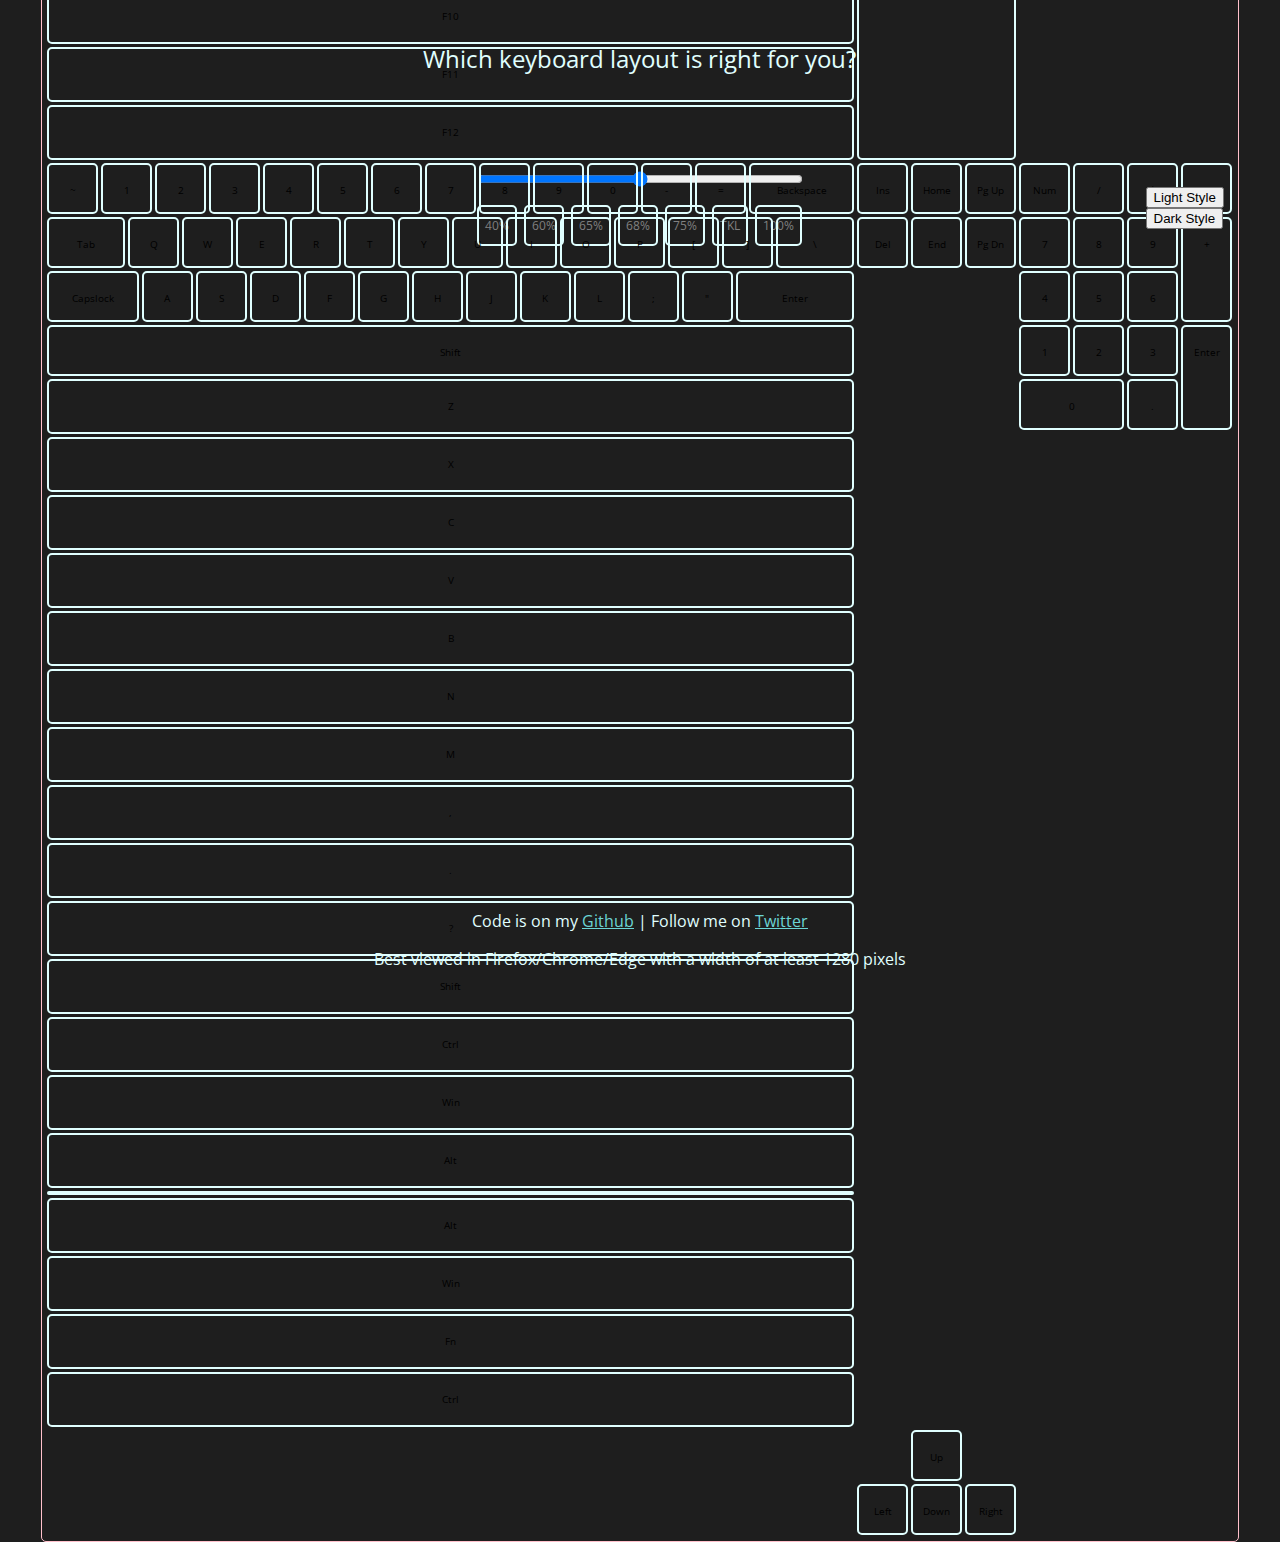
<file: index.html>
<html>
    <head>
        <meta content="text/html;charset=utf-8" http-equiv="Content-Type">
        <link rel="stylesheet" href="css.css">
        <link rel="stylesheet" href="keys.css">
        <link rel="stylesheet" href="areas.css">
        <link rel="stylesheet" href="sitelayout.css">
        <link rel="stylesheet" href="alphaareas.css">
        <link rel="stylesheet" href="navarea.css">
        <link rel="stylesheet" href="slider.css">
        <link rel="preconnect" href="https://fonts.gstatic.com">
        <link href="https://fonts.googleapis.com/css2?family=Open+Sans&display=swap" rel="stylesheet"> 
    </head>
    <body>
        <div class="page">
            <div class="siteTitle infoPanel">
                Which keyboard layout is right for you?
            </div>
        <div class="siteSlider">
                <input type="range" min="1" max="7" class="selector" id="rangeSelector"><br/>
                <div class="sliderLabels">

                </div>
                <button id="layout40" class="sliderButton">40%</button>
                <button id="layout60" class="sliderButton">60%</button>
                <button id="layout65" class="sliderButton">65%</button>
                <button id="layout68" class="sliderButton">68%</button>
                <button id="layout75" class="sliderButton">75%</button>
                <button id="layoutTKL" class="sliderButton">TKL</button>
                <button id="layout100" class="sliderButton">100%</button>
        </div>
        <div class="siteKeyboard">
            <div class="keyboard">
                <div class="functionKeyArea area">
                    <div class="key keyModifier">Esc</div><div class=""></div>
                    <div class="key keyModifier">F1</div><div class="key keyModifier">F2</div><div class="key keyModifier">F3</div><div class="key keyModifier">F4</div>
                    <div></div>
                    <div class="key keyModifier">F5</div><div class="key keyModifier">F6</div><div class="key keyModifier">F7</div><div class="key keyModifier">F8</div>
                    <div></div>
                    <div class="key keyModifier">F9</div><div class="key keyModifier">F10</div><div class="key keyModifier">F11</div><div class="key keyModifier">F12</div>
                </div>
                <div class="functionNavArea area"><div class="key keyModifier">Print</div><div class="key keyModifier" id="keyScrollLock">Scr</div><div class="key keyModifier">Pause</div></div>
                <div class="mediaArea area"></div>
                <div class="mainArea area">
                    <div class="mainNumberRow area">
                        <div class="key keyModifier">~</div><div class="key keyAlpha">1</div><div class="key keyAlpha">2</div><div class="key keyAlpha">3</div><div class="key keyAlpha">4</div><div class="key keyAlpha">5</div><div class="key keyAlpha">6</div><div class="key keyAlpha">7</div><div class="key keyAlpha">8</div><div class="key keyAlpha">9</div><div class="key keyAlpha">0</div><div class="key keyAlpha">-</div><div class="key keyAlpha">=</div><div class="key backSpace keyModifier">Backspace</div>
                    </div>
                    <div class="mainUpperAlphas area">
                        <div class="key keyModifier">Tab</div><div class="key keyAlpha">Q</div><div class="key keyAlpha">W</div><div class="key keyAlpha">E</div><div class="key keyAlpha">R</div><div class="key keyAlpha">T</div><div class="key keyAlpha">Y</div><div class="key keyAlpha">U</div><div class="key keyAlpha">I</div><div class="key keyAlpha">O</div><div class="key keyAlpha">P</div><div class="key keyAlpha">[</div><div class="key keyAlpha">]</div><div class="key keyModifier">\</div>
                    </div>
                    <div class="mainMidAlphas area">
                        <div class="key keyModifier">Capslock</div><div class="key keyAlpha">A</div><div class="key keyAlpha">S</div><div class="key keyAlpha">D</div><div class="key keyAlpha">F</div><div class="key keyAlpha">G</div><div class="key keyAlpha">H</div><div class="key keyAlpha">J</div><div class="key keyAlpha">K</div><div class="key keyAlpha">L</div><div class="key keyAlpha">;</div><div class="key keyAlpha">"</div><div class="key keyModifier">Enter</div>
                    </div>
                    <div class="mainLowerAlphas area">
                    <div class="key keyModifier">Shift</div><div class="key keyAlpha">Z</div><div class="key keyAlpha">X</div><div class="key keyAlpha">C</div><div class="key keyAlpha">V</div><div class="key keyAlpha">B</div><div class="key keyAlpha">N</div><div class="key keyAlpha">M</div><div class="key keyAlpha">,</div><div class="key keyAlpha">.</div><div class="key keyAlpha">?</div><div class="key keyModifier">Shift</div>
                    </div>
                    <div class="mainBottomRow area">
                    <div class="key keyModifier">Ctrl</div><div class="key keyModifier">Win</div><div class="key keyModifier">Alt</div>
                    <div class="key keyAlpha"> </div>
           
                        <div class="key keyModifier keyRAlt keyBottomRowManualLayout">Alt</div><div class="key keyModifier keyRWin keyBottomRowManualLayout" id="keyRightWin">Win</div><div class="key keyModifier keyRFn keyBottomRowManualLayout" id="keyRightFn">Fn</div><div class="key keyModifier keyRCtrl keyBottomRowManualLayout" id="keyRightCtrl">Ctrl</div>
                   
                    </div>
                </div>
                <div class="upperNavArea area">
                    <div class="upperNavContainer">
                        <div class="key keyModifier keyInsert upperNavKey" id="keyInsert">Ins</div><div class="key keyModifier keyHome upperNavKey" id="keyHome">Home</div><div class="key keyModifier keyPageUp upperNavKey" id="keyPageUp">Pg Up</div>
                        <div class="key keyModifier keyDelete upperNavKey" id="keyDelete">Del</div><div class="key keyModifier keyEnd upperNavKey" id="keyEnd">End</div><div class="key keyModifier keyPageDown upperNavKey" id="keyPageDown">Pg Dn</div>
                    </div>
                </div>
                <div class="lowerNavArea area">
                    <div class="key arrowKeysUp keyModifier">Up</div>
                    <div class="key arrowKeysLeft keyModifier">Left</div><div class="key arrowKeysDown keyModifier">Down</div><div class="key arrowKeysRight keyModifier">Right</div>         
                </div>
                <div class="tenKeyArea area">
                    <div class="key keyModifier">Num</div><div class="key keyModifier">/</div><div class="key keyModifier">*</div>
                    <div class="key keyModifier">-</div>
                    <div class="key keyAlpha">7</div><div class="key keyAlpha">8</div><div class="key keyAlpha">9</div>
                    <div class="key keyAlpha">4</div><div class="key keyAlpha">5</div><div class="key keyAlpha">6</div>
                    <div class="key keyAlpha">1</div><div class="key keyAlpha">2</div><div class="key keyAlpha">3</div>
                    <div class="key gridTenKeyZero keyAlpha">0</div><div class="key keyModifier">.</div>
                    <div class="key gridTenKeyPlus keyModifier">+</div>
                    <div class="key gridTenKeyEnter keyModifier">Enter</div>
                </div>
            </div>
        </div>
        <div class="siteMoreInfo">
            <div class="hiddenElement infoPanel" id="moreInfo100">100%</div>
            <div class="hiddenElement infoPanel" id="moreInfoTKL">Tenkeyless (TKL)</div>
            <div class="hiddenElement infoPanel" id="moreInfo75">75%</div>
            <div id="moreInfo68" class="hiddenElement"><p class="infoPanel">68%</p>
                <p class="infoSubPanel">Some information about 68% (68-key?) layout here</p>
                <p class="infoSubPanel">Try the <a href="https://www.newegg.com/p/32N-00DU-00022">Magicforce 68</a>, the <a href="https://mechanicalkeyboards.com/shop/index.php?l=product_list&c=325">VA68M</a>, or the <a href="https://mechanicalkeyboards.com/shop/index.php?l=product_list&c=487">MIYA</a>.</p>
            </div>
            <div id="moreInfo65" class="hiddenElement"><p class="infoPanel">65%</p>
                <p class="infoSubPanel">Some information about 65% layout here</p>
                <p class="infoSubPanel">Try </p>
            </div>
            <div id="moreInfo60" class="hiddenElement"><p class="infoPanel">60%</p>
                <p class="infoSubPanel">Some information about 60% layout here</p>
                <p class="infoSubPanel">Try </p>
            </div>
            <div id="moreInfo40" class="hiddenElement"><p class="infoPanel">40%</p>
                <p class="infoSubPanel">Some information about 40% layout here</p>
                <p class="infoSubPanel">Try </p>
            </div>

        </div>
        <div class="siteConfig">
            <button id="swapLight">Light Style</button>
            <button id="swapDark">Dark Style</button>
        </div>
        <div class="siteFooter">
            <p class="footerText">Code is on my <a class="footerLink" href="https://github.com/CamSchnur/keyboard-layouts/">Github</a> | Follow me on <a class="footerLink" href="https://twitter.com/camschnur">Twitter</a></p>
            <p class="footerText">Best viewed in Firefox/Chrome/Edge with a width of at least 1280 pixels</p>
        </div>
    </div>
    <script src="https://ajax.googleapis.com/ajax/libs/jquery/3.1.0/jquery.min.js"></script>
    <script src="layouts.js"></script>
    <script src="javascript.js"></script>
    </body>
</html>
</file>
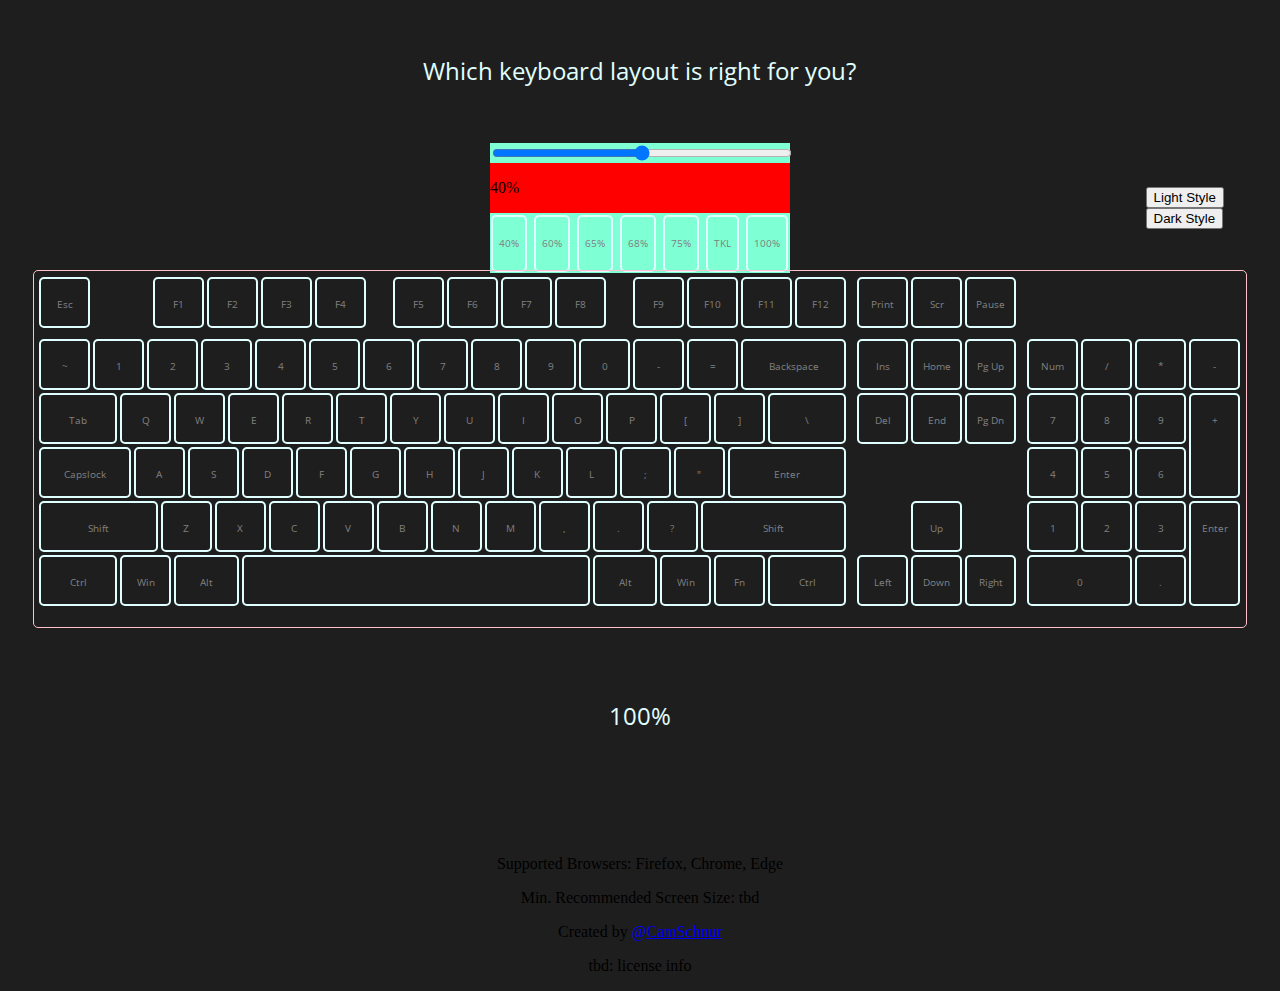
<file: app/index.html>
<html>
    <head>
        <meta content="text/html;charset=utf-8" http-equiv="Content-Type">
        <link rel="stylesheet" href="css.css">
        <link rel="stylesheet" href="keys.css">
        <link rel="stylesheet" href="areas.css">
        <link rel="stylesheet" href="sitelayout.css">
        <link rel="stylesheet" href="alphaareas.css">
        <link rel="stylesheet" href="navarea.css">
        <link rel="stylesheet" href="slider.css">
        <link rel="preconnect" href="https://fonts.gstatic.com">
        <link href="https://fonts.googleapis.com/css2?family=Open+Sans&display=swap" rel="stylesheet"> 
    </head>
    <body>
        <div class="page">
            <div class="siteTitle infoPanel">
                Which keyboard layout is right for you?
            </div>
        <div class="siteSlider">
                <input type="range" min="1" max="7" class="selector" id="rangeSelector"><br/>
                <div class="sliderLabels">
                    <p>40%</p>
                </div>
                <button id="layout40" class="sliderButton">40%</button>
                <button id="layout60" class="sliderButton">60%</button>
                <button id="layout65" class="sliderButton">65%</button>
                <button id="layout68" class="sliderButton">68%</button>
                <button id="layout75" class="sliderButton">75%</button>
                <button id="layoutTKL" class="sliderButton">TKL</button>
                <button id="layout100" class="sliderButton">100%</button>
        </div>
        <div class="siteKeyboard">
            <div class="keyboard">
                <div class="functionKeyArea area">
                    <div class="key keyModifier">Esc</div><div class=""></div>
                    <div class="key keyModifier">F1</div><div class="key keyModifier">F2</div><div class="key keyModifier">F3</div><div class="key keyModifier">F4</div>
                    <div></div>
                    <div class="key keyModifier">F5</div><div class="key keyModifier">F6</div><div class="key keyModifier">F7</div><div class="key keyModifier">F8</div>
                    <div></div>
                    <div class="key keyModifier">F9</div><div class="key keyModifier">F10</div><div class="key keyModifier">F11</div><div class="key keyModifier">F12</div>
                </div>
                <div class="functionNavArea area"><div class="key keyModifier">Print</div><div class="key keyModifier" id="keyScrollLock">Scr</div><div class="key keyModifier">Pause</div></div>
                <div class="mediaArea area"></div>
                <div class="mainArea area">
                    <div class="mainNumberRow area">
                        <div class="key keyModifier">~</div><div class="key keyAlpha">1</div><div class="key keyAlpha">2</div><div class="key keyAlpha">3</div><div class="key keyAlpha">4</div><div class="key keyAlpha">5</div><div class="key keyAlpha">6</div><div class="key keyAlpha">7</div><div class="key keyAlpha">8</div><div class="key keyAlpha">9</div><div class="key keyAlpha">0</div><div class="key keyAlpha">-</div><div class="key keyAlpha">=</div><div class="key backSpace keyModifier">Backspace</div>
                    </div>
                    <div class="mainUpperAlphas area">
                        <div class="key keyModifier">Tab</div><div class="key keyAlpha">Q</div><div class="key keyAlpha">W</div><div class="key keyAlpha">E</div><div class="key keyAlpha">R</div><div class="key keyAlpha">T</div><div class="key keyAlpha">Y</div><div class="key keyAlpha">U</div><div class="key keyAlpha">I</div><div class="key keyAlpha">O</div><div class="key keyAlpha">P</div><div class="key keyAlpha">[</div><div class="key keyAlpha">]</div><div class="key keyModifier">\</div>
                    </div>
                    <div class="mainMidAlphas area">
                        <div class="key keyModifier">Capslock</div><div class="key keyAlpha">A</div><div class="key keyAlpha">S</div><div class="key keyAlpha">D</div><div class="key keyAlpha">F</div><div class="key keyAlpha">G</div><div class="key keyAlpha">H</div><div class="key keyAlpha">J</div><div class="key keyAlpha">K</div><div class="key keyAlpha">L</div><div class="key keyAlpha">;</div><div class="key keyAlpha">"</div><div class="key keyModifier">Enter</div>
                    </div>
                    <div class="mainLowerAlphas area">
                    <div class="key keyModifier">Shift</div><div class="key keyAlpha">Z</div><div class="key keyAlpha">X</div><div class="key keyAlpha">C</div><div class="key keyAlpha">V</div><div class="key keyAlpha">B</div><div class="key keyAlpha">N</div><div class="key keyAlpha">M</div><div class="key keyAlpha">,</div><div class="key keyAlpha">.</div><div class="key keyAlpha">?</div><div class="key keyModifier">Shift</div>
                    </div>
                    <div class="mainBottomRow area">
                    <div class="key keyModifier">Ctrl</div><div class="key keyModifier">Win</div><div class="key keyModifier">Alt</div>
                    <div class="key keyAlpha"> </div>
           
                        <div class="key keyModifier keyRAlt keyBottomRowManualLayout">Alt</div><div class="key keyModifier keyRWin keyBottomRowManualLayout" id="keyRightWin">Win</div><div class="key keyModifier keyRFn keyBottomRowManualLayout" id="keyRightFn">Fn</div><div class="key keyModifier keyRCtrl keyBottomRowManualLayout" id="keyRightCtrl">Ctrl</div>
                   
                    </div>
                </div>
                <div class="upperNavArea area">
                    <div class="upperNavContainer">
                        <div class="key keyModifier keyInsert upperNavKey" id="keyInsert">Ins</div><div class="key keyModifier keyHome upperNavKey" id="keyHome">Home</div><div class="key keyModifier keyPageUp upperNavKey" id="keyPageUp">Pg Up</div>
                        <div class="key keyModifier keyDelete upperNavKey" id="keyDelete">Del</div><div class="key keyModifier keyEnd upperNavKey" id="keyEnd">End</div><div class="key keyModifier keyPageDown upperNavKey" id="keyPageDown">Pg Dn</div>
                    </div>
                </div>
                <div class="lowerNavArea area">
                    <div class="key arrowKeysUp keyModifier">Up</div>
                    <div class="key arrowKeysLeft keyModifier">Left</div><div class="key arrowKeysDown keyModifier">Down</div><div class="key arrowKeysRight keyModifier">Right</div>         
                </div>
                <div class="tenKeyArea area">
                    <div class="key keyModifier">Num</div><div class="key keyModifier">/</div><div class="key keyModifier">*</div>
                    <div class="key keyModifier">-</div>
                    <div class="key keyAlpha">7</div><div class="key keyAlpha">8</div><div class="key keyAlpha">9</div>
                    <div class="key keyAlpha">4</div><div class="key keyAlpha">5</div><div class="key keyAlpha">6</div>
                    <div class="key keyAlpha">1</div><div class="key keyAlpha">2</div><div class="key keyAlpha">3</div>
                    <div class="key gridTenKeyZero keyAlpha">0</div><div class="key keyModifier">.</div>
                    <div class="key gridTenKeyPlus keyModifier">+</div>
                    <div class="key gridTenKeyEnter keyModifier">Enter</div>
                </div>
            </div>
        </div>
        <div class="siteMoreInfo">
            <div class="hiddenElement infoPanel" id="moreInfo100">100%</div>
            <div class="hiddenElement infoPanel" id="moreInfoTKL">Tenkeyless (TKL)</div>
            <div class="hiddenElement infoPanel" id="moreInfo75">75%</div>
            <div id="moreInfo68" class="hiddenElement"><p class="infoPanel">68%</p>
                <p class="infoSubPanel">Some information about 68% (68-key?) layout here</p>
                <p class="infoSubPanel">Try the <a href="https://www.newegg.com/p/32N-00DU-00022">Magicforce 68</a>, the <a href="https://mechanicalkeyboards.com/shop/index.php?l=product_list&c=325">VA68M</a>, or the <a href="https://mechanicalkeyboards.com/shop/index.php?l=product_list&c=487">MIYA</a>.</p>
            </div>
            <div id="moreInfo65" class="hiddenElement"><p class="infoPanel">65%</p>
                <p class="infoSubPanel">Some information about 65% layout here</p>
                <p class="infoSubPanel">Try </p>
            </div>
            <div id="moreInfo60" class="hiddenElement"><p class="infoPanel">60%</p>
                <p class="infoSubPanel">Some information about 60% layout here</p>
                <p class="infoSubPanel">Try </p>
            </div>
            <div id="moreInfo40" class="hiddenElement"><p class="infoPanel">40%</p>
                <p class="infoSubPanel">Some information about 40% layout here</p>
                <p class="infoSubPanel">Try </p>
            </div>

        </div>
        <div class="siteConfig">
            <button id="swapLight">Light Style</button>
            <button id="swapDark">Dark Style</button>
        </div>
        <div class="siteFooter">
            <p class="footerText"></p>Supported Browsers: Firefox, Chrome, Edge</p>
            <p class="footerText"></p>Min. Recommended Screen Size: tbd</p>

            <p class="footerText"></p>Created by <a href="https://twitter.com/camschnur">@CamSchnur</a></p>
            <p class="footerText"></p>tbd: license info</p>

        </div>
    </div>
    <script src="https://ajax.googleapis.com/ajax/libs/jquery/3.1.0/jquery.min.js"></script>
    <script src="layouts.js"></script>
    <script src="javascript.js"></script>
    </body>
</html>
</file>
<file: css.css>
:root{
/* sizes based on 1u = 18mm  and 4px = 1mm   */

--size1u: 54px; /*72*/ /* the width of one standard key */
--size116: 63px;
--size125u: 67.5px;
--size133u: 72px;
--size15u: 81px;
--size175u: 94.5px;
--size2u: 108px;
--size225u: 121.5px;
--size275u: 148.5px;
--size65u: 351px;

--borderRounding: 5px;
--sizeKeySpace: 1.5px; /* spacing between the keys.  this refers to the internal margin of the key ONLY and isn't needed for other spacing */ 

--sizeVisualKeyBorder: 2px;
--sizeVisualKeyBorderSides: 9px; 

--sizeSectionSpace: 8px; /* standard spacing between sections on the board*/


--functionSectionSpacing: 24px; /* 2x func spacing + 1x Esc Spacing should add up to 2x --size1u  */
--funtionEscSpacing: 60px;

--widthMainArea: calc(15 * var(--size1u));
--widthNavArea: calc(3 * var(--size1u));
--widthTenKeyArea: calc(4 * var(--size1u));

--navAreaWidthOffset60Layout:  calc(2 * var(--size1u));
--navAreaWidthOffset68Layout:  calc((1 * var(--size1u)) - var(--sizeSectionSpace));
--navAreaHeightOffset65Layout:  calc(3 * var(--size1u));
--navAreaHeightOffset100Layout: calc(3 * var(--size1u) - var(--sizeSectionSpace));

--maxKeyboardHeight: calc(6 * var(--size1u) + var(--sizeSectionSpace));
}
body {
    background-color: #1e1e1e;
}
.keyboard
{
    border-radius: var(--borderRounding);
    display: grid;
    transition: grid-template-columns 1s, grid-template-rows 1s, column-gap 1s, row-gap 1s;
    border: solid 1px pink;
    padding: 4px;
}
.keyboardDark
{
    background-color: initial;
}
.keyboardLight
{
    background-color: gainsboro;
}
.keyboard100
{
    grid-template-columns: var(--widthMainArea) var(--widthNavArea) var(--widthTenKeyArea);
    grid-template-rows: var(--size1u) var(--navAreaHeightOffset100Layout) auto ;
    column-gap: var(--sizeSectionSpace);
    row-gap: var(--sizeSectionSpace);
}
.keyboardTKL
{
    grid-template-columns: var(--widthMainArea) var(--widthNavArea) 0px;
    grid-template-rows:  var(--size1u)  var(--navAreaHeightOffset100Layout) auto ;
    column-gap: var(--sizeSectionSpace);
    row-gap: var(--sizeSectionSpace);
}
.keyboard75
{
    grid-template-columns: calc(var(--widthMainArea) - var(--navAreaWidthOffset60Layout)) var(--widthNavArea) 0px;
    grid-template-rows: var(--size1u) var(--navAreaHeightOffset65Layout) auto ; 
    column-gap: 0px;
    row-gap: 0px;
}
.keyboard68
{
    grid-template-columns: calc(var(--widthMainArea) - var(--navAreaWidthOffset68Layout)) var(--widthNavArea) 0px;
    grid-template-rows: 0px var(--navAreaHeightOffset65Layout) auto ; 
    column-gap: 0px;
    row-gap: 0px;
}
.keyboard65
{
    grid-template-columns: calc(var(--widthMainArea) - var(--navAreaWidthOffset60Layout)) var(--widthNavArea) 0px;
    grid-template-rows: 0px var(--navAreaHeightOffset65Layout) auto ; 
    column-gap: 0px;
    row-gap: 0px;
}
.keyboard60
{
    grid-template-columns: var(--widthMainArea) 0px 0px;
    grid-template-rows: 0px 0px auto ; 
    column-gap: 0px;
    row-gap: 0px;
}
.keyboard40
{
    grid-template-columns: var(--widthMainArea) 0px 0px;
    grid-template-rows: 0px 0px auto ; 
    column-gap: 0px;
    row-gap: 0px;
}
.hiddenElement
{
    opacity: 0;
    display:none;
    visibility: hidden;
    grid-template-rows: 0px;
    transition: opacity 0.5s, display 0.5s, visibility 0.5s, grid-template-columns 1s, top 1s, left 1s;
}
.visibleElement
{
    opacity: 1;
    display:initial;
    visibility:initial;
    transition: opacity 1s ease-in, display 1s ease-in, visibility 1s ease-in, grid-template-columns 1s, top 1s, left 1s;
}

.infoPanel
{
    color: lightcyan;
    font-size: x-large;
    font-family: 'Open Sans', sans-serif;
}
.infoSubPanel
{
    color: lightcyan;
    font-size: medium;
    font-family: 'Open Sans', sans-serif;
}
.footerText
{
    color: lightcyan;
    font-size: medium;
    font-family: 'Open Sans', sans-serif;
}
.footerLink
{
    
    color: rgb(107, 212, 212);
}
.footerLink:visited
{
    
    color: rgb(107, 212, 212);
}
.footerLink:hover
{
    
    color: lightcyan;
}
</file>
<file: keys.css>
.key {
    border-radius: var(--borderRounding);
    border: solid var(--sizeVisualKeyBorder) lightcyan;

    box-sizing:border-box;

    margin:var(--sizeKeySpace);
    
    display: inline-block;

    vertical-align:middle;
    text-align: center;
    font-size: 10; 
    line-height: calc(var(--size1u) - 2 * var(--sizeKeySpace));
    font-family: 'Open Sans', sans-serif;

    /*transition: border 0.25s, line-height 0.25s, font-size 0.25s;*/
}
.keyAlphaMainStyle
{
    color: gray;
}
.keyAlphaMainStyle:hover
{
    background-color: lightcyan;
}
.keyAlphaAltStyle
{
    color: darkslategray;
    background-color: rgb(252, 252, 238);
    border-left:solid var(--sizeVisualKeyBorderSides) rgb(238, 238, 210);
    border-right:solid var(--sizeVisualKeyBorderSides) rgb(238, 238, 210);
    border-top: solid var(--sizeVisualKeyBorderSides) lightgoldenrodyellow;
    border-bottom: solid var(--sizeVisualKeyBorderSides)lightgoldenrodyellow; 
}
.keyAlphaAltStyle:hover
{
    background-color: gainsboro;
    border: solid var(--sizeVisualKeyBorderSides) lightgray;
}
.keyModifierMainStyle
{
    color: gray;
}
.keyModifierMainStyle:hover
{
    background-color: lightcyan;
}
.keyModifierAltStyle
{
    color: darkslategray;
    background-color: lightcyan;
    border-left:solid var(--sizeVisualKeyBorderSides) lightblue;
    border-right:solid var(--sizeVisualKeyBorderSides) lightblue;
    border-top: solid var(--sizeVisualKeyBorderSides) paleturquoise;
    border-bottom: solid var(--sizeVisualKeyBorderSides)paleturquoise; 
}
.keyModifierAltStyle:hover
{
    background-color: gainsboro;
    border: solid var(--sizeVisualKeyBorderSides) lightgray;
}
.keyAltStyle
{
    font-size: 10; 
    line-height: calc(var(--size1u) - (2 * var(--sizeVisualKeyBorderSides)));
}


.gridTenKeyPlus
{
    grid-row-start: 2;
    grid-row-end: 4;

    grid-column-start:4;
    grid-column-end:5;
}
.gridTenKeyEnter
{

    grid-row-start: 4;
    grid-row-end: 6;

    grid-column-start:4;
    grid-column-end:5;
}
.gridTenKeyZero
{
    grid-row-start: 5;
    grid-row-end: 6;

    grid-column-start:1;
    grid-column-end:3;
}

.backspace
{
    grid-row-start: 1;
    grid-row-end: 2;

    grid-column-start:14;
    grid-column-end:16;
}

.arrowKeysUp
{
    grid-row-start: 1;
    grid-row-end: 2;

    grid-column-start:2;
    grid-column-end:3;
}
.arrowKeysLeft
{
    grid-row-start: 2;
    grid-row-end: 3;

    grid-column-start:1;
    grid-column-end:2;
}
.arrowKeysRight
{
    grid-row-start: 2;
    grid-row-end: 3;

    grid-column-start:3;
    grid-column-end:4;
}
.arrowKeysDown
{
    grid-row-start: 2;
    grid-row-end: 3;

    grid-column-start:2;
    grid-column-end:3;   
}
</file>
<file: areas.css>
.area
{
    padding: 0;
    border-radius: var(--borderRounding);

    display: grid;

    /*transition: grid-template-columns 1.0s, grid-template-rows 1.0, column-gap 1.0s, row-gap 1.0s, opacity 1.0s, display 1.0s, visibility 1.0s;*/
}
.functionKeyArea
{
    grid-template-rows: var(--size1u);

    grid-row-start: 1;
    grid-row-end: 2;

    grid-column-start:1;
    grid-column-end:2;
}

.functionKeyArea100
{
    grid-template-columns: var(--size1u) var(--funtionEscSpacing) 
    var(--size1u) var(--size1u) var(--size1u) var(--size1u)
    var(--functionSectionSpacing)
    var(--size1u) var(--size1u) var(--size1u) var(--size1u)
    var(--functionSectionSpacing)
    var(--size1u) var(--size1u) var(--size1u) var(--size1u);
}

.functionKeyAreaCompact
{
    grid-template-columns: var(--size1u) 0px
    var(--size1u) var(--size1u) var(--size1u) var(--size1u)
    0px
    var(--size1u) var(--size1u) var(--size1u) var(--size1u)
    0px
    var(--size1u) var(--size1u) var(--size1u) var(--size1u);
}

.functionNavArea
{
    grid-template-rows: var(--size1u);

    grid-row-start: 1;
    grid-row-end: 2;

    grid-column-start:2;
    grid-column-end:3;
}

.functionNavArea100
{
    grid-template-columns: var(--size1u) var(--size1u) var(--size1u);
}

.functionNavAreaCompact
{
    grid-template-columns: var(--size1u) 0px var(--size1u);
}


.mediaArea
{
    grid-template-columns: var(--size1u) var(--size1u) var(--size1u) var(--size1u);

    grid-row-start: 1;
    grid-row-end: 2;

    grid-column-start:3;
    grid-column-end:4;
}

/* 
    Layouts for Main Area
*/
.mainArea
{
}
.mainArea100
{
    grid-template-rows: var(--size1u) var(--size1u) var(--size1u) var(--size1u) var(--size1u);

    grid-row-start: 2;
    grid-row-end: 6;

    grid-column-start:1;
    grid-column-end:2;
    
    transition: grid-template-rows 1s;
}

.mainArea40
{
    /* no number keys */
    grid-template-rows:  0px var(--size1u) var(--size1u) var(--size1u) var(--size1u);

    grid-row-start: 2;
    grid-row-end: 6;

    grid-column-start:1;
    grid-column-end:2;
    
    transition: grid-template-rows 1s;
}

.bottomRowModifiersContainer
{
    position: relative;
    top: 0;
    left: 0;
    width: calc(4.75 * var(--size1u));
    height: calc(1 * var(--size1u));
}

/* 
    Layouts for Nav Area 
*/
.upperNavArea
{
    /*grid-template-columns: var(--size1u) var(--size1u) var(--size1u);
    grid-template-rows: var(--size1u) var(--size1u) calc(var(--size1u) - var(--sizeSectionSpace));
*/
    grid-row-start: 2;
    grid-row-end: 3;

    grid-column-start:2;
    grid-column-end:3;
    
}
.upperNavContainer
{
    position: relative;
    top: 0;
    left: 0;
    width: calc(3 * var(--size1u));
    height: calc(3 * var(--size1u) - var(--sizeSectionSpace));
}
.lowerNavArea
{
    grid-template-columns: var(--size1u) var(--size1u) var(--size1u);
    grid-template-rows: var(--size1u) var(--size1u);

    grid-row-start: 3;
    grid-row-end: 4;

    grid-column-start:2;
    grid-column-end:3;
}
.tenKeyArea
{
    grid-template-columns: var(--size1u) var(--size1u) var(--size1u) var(--size1u);
    grid-template-rows: var(--size1u) var(--size1u) var(--size1u) var(--size1u) var(--size1u);

    grid-column-start:3;
    grid-column-end:4;
}

.tenKeyAreaCompact
{
    
}

.tenKeyArea100
{
    grid-row-start: 2;
    grid-row-end: 5;
}
</file>
<file: sitelayout.css>
.page 
{
    width:100%;
    height: 100%;
    display: grid;
    grid-template-columns: 10% 80% 10%;
    grid-template-rows: 100px 200px var(--maxKeyboardHeight) 200px 200px;
    grid-column-gap: 0px;
    
    align-items: center;
    justify-items: center;
}

.siteTitle
{
    grid-row-start: 1;
    grid-row-end: 2;

    grid-column-start:2;
    grid-column-end:3;
}
.siteSlider
{
    grid-row-start: 2;
    grid-row-end: 3;

    grid-column-start:2;
    grid-column-end:3;
}
.siteConfig
{
    grid-row-start: 2;
    grid-row-end: 3;

    grid-column-start:3;
    grid-column-end:4;

}
.siteKeyboard
{
    grid-row-start: 3;
    grid-row-end: 4;

    grid-column-start:2;
    grid-column-end:3;

}
.siteMoreInfo
{
    grid-row-start: 4;
    grid-row-end: 5;

    grid-column-start:2;
    grid-column-end:3;

    text-align:center;
    display:block;
}
.siteFooter
{
    grid-row-start: 5;
    grid-row-end: 6;

    grid-column-start:2;
    grid-column-end:3;

    text-align:center;
    display:block;
}
</file>
<file: alphaareas.css>
.mainNumberRow
{
    grid-template-columns: var(--size1u) var(--size1u) var(--size1u) var(--size1u) var(--size1u) 
                            var(--size1u) var(--size1u) var(--size1u) var(--size1u) var(--size1u) 
                            var(--size1u) var(--size1u) var(--size1u) var(--size1u) var(--size1u) ;
    grid-template-rows: var(--size1u);

    grid-row-start: 1;
    grid-row-end: 2;

    grid-column-start:1;
    grid-column-end:2;

}
.mainUpperAlphas
{
    grid-template-columns: var(--size15u) var(--size1u) var(--size1u) var(--size1u) var(--size1u) 
                           var(--size1u) var(--size1u) var(--size1u) var(--size1u) var(--size1u) 
                           var(--size1u) var(--size1u) var(--size1u) var(--size15u);
    grid-template-rows: var(--size1u);
      
    grid-row-start: 2;
    grid-row-end: 3;

    grid-column-start:1;
    grid-column-end:2;

}

.mainMidAlphas
{
    grid-template-columns: var(--size175u) var(--size1u) var(--size1u) var(--size1u) var(--size1u) var(--size1u) var(--size1u) var(--size1u) var(--size1u) var(--size1u) var(--size1u) var(--size1u) var(--size225u);
    grid-template-rows: var(--size1u);
      
    grid-row-start: 3;
    grid-row-end: 4;

    grid-column-start:1;
    grid-column-end:2;

}

.mainLowerAlphas
{    
    grid-template-rows: var(--size1u);
    grid-row-start: 4;
    grid-row-end: 5;

    grid-column-start:1;
    grid-column-end:2;

    transition: grid-template-columns 1s;
}
.mainLowerAlphas100
{
    grid-template-columns: var(--size225u) var(--size1u) var(--size1u) var(--size1u) var(--size1u) 
                           var(--size1u) var(--size1u) var(--size1u) var(--size1u) var(--size1u) 
                           var(--size1u) var(--size275u);  
}
.mainLowerAlphasCompact
{
    grid-template-columns: var(--size225u) var(--size1u) var(--size1u) var(--size1u) var(--size1u) 
                            var(--size1u) var(--size1u) var(--size1u) var(--size1u) var(--size1u) 
                            var(--size1u) var(--size175u);   
}
.mainLowerAlphas68
{
    grid-template-columns: var(--size225u) var(--size1u) var(--size1u) var(--size1u) var(--size1u) 
                            var(--size1u) var(--size1u) var(--size1u) var(--size1u) var(--size1u) 
                            var(--size1u) var(--size275u);   
}
.mainBottomRow
{

    grid-row-start: 5;
    grid-row-end: 6;

    grid-column-start:1;
    grid-column-end:2;
    
    transition: grid-template-columns 1s;

}
.mainBottomRow100
{
    grid-template-columns: var(--size15u) var(--size1u) var(--size125u) var(--size65u) var(--size125u) var(--size1u) var(--size1u) var(--size15u);
    grid-template-rows: var(--size1u);
}
.mainBottomRowCompact
{
    grid-template-columns: var(--size116) var(--size116) var(--size116) var(--size65u) var(--size1u)  0px var(--size1u) var(--size1u);
    grid-template-rows: var(--size1u);
}
.mainBottomRow68
{
    grid-template-columns: var(--size125u) var(--size125u) var(--size125u) var(--size65u) var(--size125u) 0px var(--size125u) var(--size125u);
    grid-template-rows: var(--size1u);
}
</file>
<file: slider.css>
.sliderLabels
{
    display:flex;
    width:100%;
    height: 15px;
}
.selector
{
    width:99%;
}

.selector::-webkit-slider-thumb {
    -webkit-appearance: none; 
    appearance: none;
    background: #3a3a3a;
    width: 40px;
    height: 40px;
    cursor: grab;
  }
  
  .selector::-moz-range-thumb {
    background: #3a3a3a;
    width: 40px;
    height: 40px;
    cursor: grab; 
  }

  .sliderButton
  {

    border-radius: var(--borderRounding);
    border: solid var(--sizeVisualKeyBorder) lightcyan;

    box-sizing:border-box;

    margin:var(--sizeKeySpace);
    
    display: inline-block;

    vertical-align:middle;
    text-align: center;
    font-size: 12; 
    line-height: 35px;
    font-family: 'Open Sans', sans-serif;
    color: gray;
    background-color: initial;
  }
  .sliderButton:hover
  {
      background-color: lightcyan;
  }
</file>
<file: app/css.css>
:root{
/* sizes based on 1u = 18mm  and 4px = 1mm   */

--size1u: 54px; /*72*/ /* the width of one standard key */
--size116: 63px;
--size125u: 67.5px;
--size133u: 72px;
--size15u: 81px;
--size175u: 94.5px;
--size2u: 108px;
--size225u: 121.5px;
--size275u: 148.5px;
--size65u: 351px;

--borderRounding: 5px;
--sizeKeySpace: 1.5px; /* spacing between the keys.  this refers to the internal margin of the key ONLY and isn't needed for other spacing */ 

--sizeVisualKeyBorder: 2px;
--sizeVisualKeyBorderSides: 9px; 

--sizeSectionSpace: 8px; /* standard spacing between sections on the board*/


--functionSectionSpacing: 24px; /* 2x func spacing + 1x Esc Spacing should add up to 2x --size1u  */
--funtionEscSpacing: 60px;

--widthMainArea: calc(15 * var(--size1u));
--widthNavArea: calc(3 * var(--size1u));
--widthTenKeyArea: calc(4 * var(--size1u));

--navAreaWidthOffset60Layout:  calc(2 * var(--size1u));
--navAreaWidthOffset68Layout:  calc((1 * var(--size1u)) - var(--sizeSectionSpace));
--navAreaHeightOffset65Layout:  calc(3 * var(--size1u));
--navAreaHeightOffset100Layout: calc(3 * var(--size1u) - var(--sizeSectionSpace));

--maxKeyboardHeight: calc(6 * var(--size1u) + var(--sizeSectionSpace));
}
body {
    background-color: #1e1e1e;
}
.keyboard
{
    border-radius: var(--borderRounding);
    display: grid;
    transition: grid-template-columns 1s, grid-template-rows 1s, column-gap 1s, row-gap 1s;
    border: solid 1px pink;
    padding: 4px;
}
.keyboardDark
{
    background-color: initial;
}
.keyboardLight
{
    background-color: gainsboro;
}
.keyboard100
{
    grid-template-columns: var(--widthMainArea) var(--widthNavArea) var(--widthTenKeyArea);
    grid-template-rows: var(--size1u) var(--navAreaHeightOffset100Layout) auto ;
    column-gap: var(--sizeSectionSpace);
    row-gap: var(--sizeSectionSpace);
}
.keyboardTKL
{
    grid-template-columns: var(--widthMainArea) var(--widthNavArea) 0px;
    grid-template-rows:  var(--size1u)  var(--navAreaHeightOffset100Layout) auto ;
    column-gap: var(--sizeSectionSpace);
    row-gap: var(--sizeSectionSpace);
}
.keyboard75
{
    grid-template-columns: calc(var(--widthMainArea) - var(--navAreaWidthOffset60Layout)) var(--widthNavArea) 0px;
    grid-template-rows: var(--size1u) var(--navAreaHeightOffset65Layout) auto ; 
    column-gap: 0px;
    row-gap: 0px;
}
.keyboard68
{
    grid-template-columns: calc(var(--widthMainArea) - var(--navAreaWidthOffset68Layout)) var(--widthNavArea) 0px;
    grid-template-rows: 0px var(--navAreaHeightOffset65Layout) auto ; 
    column-gap: 0px;
    row-gap: 0px;
}
.keyboard65
{
    grid-template-columns: calc(var(--widthMainArea) - var(--navAreaWidthOffset60Layout)) var(--widthNavArea) 0px;
    grid-template-rows: 0px var(--navAreaHeightOffset65Layout) auto ; 
    column-gap: 0px;
    row-gap: 0px;
}
.keyboard60
{
    grid-template-columns: var(--widthMainArea) 0px 0px;
    grid-template-rows: 0px 0px auto ; 
    column-gap: 0px;
    row-gap: 0px;
}
.keyboard40
{
    grid-template-columns: var(--widthMainArea) 0px 0px;
    grid-template-rows: 0px 0px auto ; 
    column-gap: 0px;
    row-gap: 0px;
}
.hiddenElement
{
    opacity: 0;
    display:none;
    visibility: hidden;
    grid-template-rows: 0px;
    transition: opacity 0.5s, display 0.5s, visibility 0.5s, grid-template-columns 1s, top 1s, left 1s;
}
.visibleElement
{
    opacity: 1;
    display:initial;
    visibility:initial;
    transition: opacity 1s ease-in, display 1s ease-in, visibility 1s ease-in, grid-template-columns 1s, top 1s, left 1s;
}

.infoPanel
{
    color: lightcyan;
    font-size: x-large;
    font-family: 'Open Sans', sans-serif;
}
.infoSubPanel
{
    color: lightcyan;
    font-size: medium;
    font-family: 'Open Sans', sans-serif;
}
.footerText
{
    color: lightcyan;
    font-size: medium;
    font-family: 'Open Sans', sans-serif;
}
</file>
<file: app/keys.css>
.key {
    border-radius: var(--borderRounding);
    border: solid var(--sizeVisualKeyBorder) lightcyan;

    box-sizing:border-box;

    margin:var(--sizeKeySpace);
    
    display: inline-block;

    vertical-align:middle;
    text-align: center;
    font-size: 10; 
    line-height: calc(var(--size1u) - 2 * var(--sizeKeySpace));
    font-family: 'Open Sans', sans-serif;

    /*transition: border 0.25s, line-height 0.25s, font-size 0.25s;*/
}
.keyAlphaMainStyle
{
    color: gray;
}
.keyAlphaMainStyle:hover
{
    background-color: lightcyan;
}
.keyAlphaAltStyle
{
    color: darkslategray;
    background-color: lightyellow;
    border-left:solid var(--sizeVisualKeyBorderSides) beige;
    border-right:solid var(--sizeVisualKeyBorderSides) beige;
    border-top: solid var(--sizeVisualKeyBorderSides) lightgoldenrodyellow;
    border-bottom: solid var(--sizeVisualKeyBorderSides)lightgoldenrodyellow; 
}
.keyAlphaAltStyle:hover
{
    background-color: gainsboro;
    border: solid var(--sizeVisualKeyBorderSides) lightgray;
}
.keyModifierMainStyle
{
    color: gray;
}
.keyModifierMainStyle:hover
{
    background-color: lightcyan;
}
.keyModifierAltStyle
{
    color: darkslategray;
    background-color: lightcyan;
    border-left:solid var(--sizeVisualKeyBorderSides) lightblue;
    border-right:solid var(--sizeVisualKeyBorderSides) lightblue;
    border-top: solid var(--sizeVisualKeyBorderSides) paleturquoise;
    border-bottom: solid var(--sizeVisualKeyBorderSides)paleturquoise; 
}
.keyModifierAltStyle:hover
{
    background-color: gainsboro;
    border: solid var(--sizeVisualKeyBorderSides) lightgray;
}
.keyAltStyle
{
    font-size: 10; 
    line-height: calc(var(--size1u) - (2 * var(--sizeVisualKeyBorderSides)));
}


.gridTenKeyPlus
{
    grid-row-start: 2;
    grid-row-end: 4;

    grid-column-start:4;
    grid-column-end:5;
}
.gridTenKeyEnter
{

    grid-row-start: 4;
    grid-row-end: 6;

    grid-column-start:4;
    grid-column-end:5;
}
.gridTenKeyZero
{
    grid-row-start: 5;
    grid-row-end: 6;

    grid-column-start:1;
    grid-column-end:3;
}

.backspace
{
    grid-row-start: 1;
    grid-row-end: 2;

    grid-column-start:14;
    grid-column-end:16;
}

.arrowKeysUp
{
    grid-row-start: 1;
    grid-row-end: 2;

    grid-column-start:2;
    grid-column-end:3;
}
.arrowKeysLeft
{
    grid-row-start: 2;
    grid-row-end: 3;

    grid-column-start:1;
    grid-column-end:2;
}
.arrowKeysRight
{
    grid-row-start: 2;
    grid-row-end: 3;

    grid-column-start:3;
    grid-column-end:4;
}
.arrowKeysDown
{
    grid-row-start: 2;
    grid-row-end: 3;

    grid-column-start:2;
    grid-column-end:3;   
}
</file>
<file: app/areas.css>
.area
{
    padding: 0;
    border-radius: var(--borderRounding);

    display: grid;

    /*transition: grid-template-columns 1.0s, grid-template-rows 1.0, column-gap 1.0s, row-gap 1.0s, opacity 1.0s, display 1.0s, visibility 1.0s;*/
}
.functionKeyArea
{
    grid-template-rows: var(--size1u);

    grid-row-start: 1;
    grid-row-end: 2;

    grid-column-start:1;
    grid-column-end:2;
}

.functionKeyArea100
{
    grid-template-columns: var(--size1u) var(--funtionEscSpacing) 
    var(--size1u) var(--size1u) var(--size1u) var(--size1u)
    var(--functionSectionSpacing)
    var(--size1u) var(--size1u) var(--size1u) var(--size1u)
    var(--functionSectionSpacing)
    var(--size1u) var(--size1u) var(--size1u) var(--size1u);
}

.functionKeyAreaCompact
{
    grid-template-columns: var(--size1u) 0px
    var(--size1u) var(--size1u) var(--size1u) var(--size1u)
    0px
    var(--size1u) var(--size1u) var(--size1u) var(--size1u)
    0px
    var(--size1u) var(--size1u) var(--size1u) var(--size1u);
}

.functionNavArea
{
    grid-template-rows: var(--size1u);

    grid-row-start: 1;
    grid-row-end: 2;

    grid-column-start:2;
    grid-column-end:3;
}

.functionNavArea100
{
    grid-template-columns: var(--size1u) var(--size1u) var(--size1u);
}

.functionNavAreaCompact
{
    grid-template-columns: var(--size1u) 0px var(--size1u);
}


.mediaArea
{
    grid-template-columns: var(--size1u) var(--size1u) var(--size1u) var(--size1u);

    grid-row-start: 1;
    grid-row-end: 2;

    grid-column-start:3;
    grid-column-end:4;
}

/* 
    Layouts for Main Area
*/
.mainArea
{
}
.mainArea100
{
    grid-template-rows: var(--size1u) var(--size1u) var(--size1u) var(--size1u) var(--size1u);

    grid-row-start: 2;
    grid-row-end: 6;

    grid-column-start:1;
    grid-column-end:2;
    
    transition: grid-template-rows 1s;
}

.mainArea40
{
    /* no number keys */
    grid-template-rows:  0px var(--size1u) var(--size1u) var(--size1u) var(--size1u);

    grid-row-start: 2;
    grid-row-end: 6;

    grid-column-start:1;
    grid-column-end:2;
    
    transition: grid-template-rows 1s;
}

.bottomRowModifiersContainer
{
    position: relative;
    top: 0;
    left: 0;
    width: calc(4.75 * var(--size1u));
    height: calc(1 * var(--size1u));
}

/* 
    Layouts for Nav Area 
*/
.upperNavArea
{
    /*grid-template-columns: var(--size1u) var(--size1u) var(--size1u);
    grid-template-rows: var(--size1u) var(--size1u) calc(var(--size1u) - var(--sizeSectionSpace));
*/
    grid-row-start: 2;
    grid-row-end: 3;

    grid-column-start:2;
    grid-column-end:3;
    
}
.upperNavContainer
{
    position: relative;
    top: 0;
    left: 0;
    width: calc(3 * var(--size1u));
    height: calc(3 * var(--size1u) - var(--sizeSectionSpace));
}
.lowerNavArea
{
    grid-template-columns: var(--size1u) var(--size1u) var(--size1u);
    grid-template-rows: var(--size1u) var(--size1u);

    grid-row-start: 3;
    grid-row-end: 4;

    grid-column-start:2;
    grid-column-end:3;
}
.tenKeyArea
{
    grid-template-columns: var(--size1u) var(--size1u) var(--size1u) var(--size1u);
    grid-template-rows: var(--size1u) var(--size1u) var(--size1u) var(--size1u) var(--size1u);

    grid-column-start:3;
    grid-column-end:4;
}

.tenKeyAreaCompact
{
    
}

.tenKeyArea100
{
    grid-row-start: 2;
    grid-row-end: 5;
}
</file>
<file: app/sitelayout.css>
.page 
{
    width:100%;
    height: 100%;
    display: grid;
    grid-template-columns: 10% 80% 10%;
    grid-template-rows: 125px 150px var(--maxKeyboardHeight) 200px 200px;
    grid-column-gap: 0px;
    
    align-items: center;
    justify-items: center;
}

.siteTitle
{
    grid-row-start: 1;
    grid-row-end: 2;

    grid-column-start:2;
    grid-column-end:3;
}
.siteSlider
{
    grid-row-start: 2;
    grid-row-end: 3;

    grid-column-start:2;
    grid-column-end:3;

    background-color:aquamarine;
}
.siteConfig
{
    grid-row-start: 2;
    grid-row-end: 3;

    grid-column-start:3;
    grid-column-end:4;

}
.siteKeyboard
{
    grid-row-start: 3;
    grid-row-end: 4;

    grid-column-start:2;
    grid-column-end:3;

}
.siteMoreInfo
{
    grid-row-start: 4;
    grid-row-end: 5;

    grid-column-start:2;
    grid-column-end:3;

    text-align:center;
    display:block;
}
.siteFooter
{
    grid-row-start: 5;
    grid-row-end: 6;

    grid-column-start:2;
    grid-column-end:3;

    text-align:center;
    display:block;
}
</file>
<file: app/alphaareas.css>
.mainNumberRow
{
    grid-template-columns: var(--size1u) var(--size1u) var(--size1u) var(--size1u) var(--size1u) 
                            var(--size1u) var(--size1u) var(--size1u) var(--size1u) var(--size1u) 
                            var(--size1u) var(--size1u) var(--size1u) var(--size1u) var(--size1u) ;
    grid-template-rows: var(--size1u);

    grid-row-start: 1;
    grid-row-end: 2;

    grid-column-start:1;
    grid-column-end:2;

}
.mainUpperAlphas
{
    grid-template-columns: var(--size15u) var(--size1u) var(--size1u) var(--size1u) var(--size1u) 
                           var(--size1u) var(--size1u) var(--size1u) var(--size1u) var(--size1u) 
                           var(--size1u) var(--size1u) var(--size1u) var(--size15u);
    grid-template-rows: var(--size1u);
      
    grid-row-start: 2;
    grid-row-end: 3;

    grid-column-start:1;
    grid-column-end:2;

}

.mainMidAlphas
{
    grid-template-columns: var(--size175u) var(--size1u) var(--size1u) var(--size1u) var(--size1u) var(--size1u) var(--size1u) var(--size1u) var(--size1u) var(--size1u) var(--size1u) var(--size1u) var(--size225u);
    grid-template-rows: var(--size1u);
      
    grid-row-start: 3;
    grid-row-end: 4;

    grid-column-start:1;
    grid-column-end:2;

}

.mainLowerAlphas
{    
    grid-template-rows: var(--size1u);
    grid-row-start: 4;
    grid-row-end: 5;

    grid-column-start:1;
    grid-column-end:2;

    transition: grid-template-columns 1s;
}
.mainLowerAlphas100
{
    grid-template-columns: var(--size225u) var(--size1u) var(--size1u) var(--size1u) var(--size1u) 
                           var(--size1u) var(--size1u) var(--size1u) var(--size1u) var(--size1u) 
                           var(--size1u) var(--size275u);  
}
.mainLowerAlphasCompact
{
    grid-template-columns: var(--size225u) var(--size1u) var(--size1u) var(--size1u) var(--size1u) 
                            var(--size1u) var(--size1u) var(--size1u) var(--size1u) var(--size1u) 
                            var(--size1u) var(--size175u);   
}
.mainLowerAlphas68
{
    grid-template-columns: var(--size225u) var(--size1u) var(--size1u) var(--size1u) var(--size1u) 
                            var(--size1u) var(--size1u) var(--size1u) var(--size1u) var(--size1u) 
                            var(--size1u) var(--size275u);   
}
.mainBottomRow
{

    grid-row-start: 5;
    grid-row-end: 6;

    grid-column-start:1;
    grid-column-end:2;
    
    transition: grid-template-columns 1s;

}
.mainBottomRow100
{
    grid-template-columns: var(--size15u) var(--size1u) var(--size125u) var(--size65u) var(--size125u) var(--size1u) var(--size1u) var(--size15u);
    grid-template-rows: var(--size1u);
}
.mainBottomRowCompact
{
    grid-template-columns: var(--size116) var(--size116) var(--size116) var(--size65u) var(--size1u)  0px var(--size1u) var(--size1u);
    grid-template-rows: var(--size1u);
}
.mainBottomRow68
{
    grid-template-columns: var(--size125u) var(--size125u) var(--size125u) var(--size65u) var(--size125u) 0px var(--size125u) var(--size125u);
    grid-template-rows: var(--size1u);
}
</file>
<file: app/slider.css>
.sliderLabels
{
    display:flex;
    width:100%;
    background-color:red;
}
.selector
{
    width:100%;
}

.selector::-webkit-slider-thumb {
    -webkit-appearance: none; 
    appearance: none;
    background: #1e1e1e;
    width: 40px;
    height: 40px;
    cursor: grab;
  }
  
  .selector::-moz-range-thumb {
    background: #1e1e1e;
    width: 40px;
    height: 40px;
    cursor: grab; 
  }

  .sliderButton
  {

    border-radius: var(--borderRounding);
    border: solid var(--sizeVisualKeyBorder) lightcyan;

    box-sizing:border-box;

    margin:var(--sizeKeySpace);
    
    display: inline-block;

    vertical-align:middle;
    text-align: center;
    font-size: 10; 
    line-height: calc(var(--size1u) - 2 * var(--sizeKeySpace));
    font-family: 'Open Sans', sans-serif;
    color: gray;
    background-color: initial;
  }
  .sliderButton:hover
  {
      background-color: lightcyan;
  }
</file>
<file: navarea.css>
/* 
    This section requires the manual placement (absolute positioning) of several keys in the nav area, so that we can smoothly animate their movement around the grid.
*/

.upperNavKey
{
    position: absolute;
    width: calc(var(--size1u) - 2 * var(--sizeKeySpace));
    height: calc(var(--size1u) - 2 * var(--sizeKeySpace));
}
/* Page Down Key - Manual Placement */ 
.keyPageDown
{
    top:  calc(1 * var(--size1u));
    left: calc(2 * var(--size1u));
}
.keyPageDown100
{
    top: calc(1 * var(--size1u));
    transition: top 1s, left 1s;
}
.keyPageDownCompact
{
    top: calc(2 * var(--size1u));
    transition: top 1s, left 1s;
}
.keyPageDown68
{
    top: calc(1 * var(--size1u));
    transition: top 1s, left 1s;
}


/* PageUp Key - Manual Placement */ 
.keyPageUp
{
    top: 0;
    left: calc(2 * var(--size1u));
}
.keyPageUp100
{
    top: 0;
    transition: top 1s, left 1s;
}
.keyPageUpCompact
{
    top: calc(1 * var(--size1u));
    transition: top 1s, left 1s;
}
.keyPageUp68
{
    top: 0;
    transition: top 1s, left 1s;
}


/* Home Key - Manual Placement */ 
.keyHome
{
    top: 0;
    left: calc(1 * var(--size1u));
}
.keyHome100
{
    top: 0;
    left: calc(1 * var(--size1u));   
     /*todo - should be able to pull these out and let VisibleElement / HiddenElement handle it */
    transition: top 1s, left 1s, opacity 1s ease-in, display 1s ease-in, visibility 1s ease-in; 
}
.keyHomeCompact
{
    left: calc(2 * var(--size1u));
    top: 0;    
    /*todo - should be able to pull these out and let VisibleElement / HiddenElement handle it */
    transition: top 1s, left 1s, opacity 1s ease-in, display 1s ease-in, visibility 1s ease-in; 
}

/* Page Down Key - Manual Placement */ 
.keyDelete
{
    top: calc(1 * var(--size1u));
    left:0;
}
.keyDelete100
{
    top: calc(1 * var(--size1u));
    left:0;
}
.keyDeleteCompact
{
    top: calc(3 * var(--size1u));
    left: calc(2 * var(--size1u));
}
.keyDelete68
{
    top: calc(1 * var(--size1u));
    left: calc(1 * var(--size1u));
}
.keyDelete75
{
    top: calc(-1 * var(--size1u));
    left: calc(2 * var(--size1u));
}



/* End Key - Manual Placement */ 
.keyEnd
{
    top: calc(1 * var(--size1u));
    left: calc(1 * var(--size1u));
}
.keyEnd100
{
    /*todo - should be able to pull these out and let VisibleElement / HiddenElement handle it */
    transition: top 1s, left 1s, opacity 1s ease-in, display 1s ease-in, visibility 1s ease-in; 
}
.keyEndCompact
{
    /*todo - should be able to pull these out and let VisibleElement / HiddenElement handle it */
    transition: top 1s, left 1s, opacity 0.5s, display 0.5s, visibility 0.5s;
}
.keyEnd75
{
    top: calc(3 * var(--size1u));
    left: calc(2 * var(--size1u));
    /*todo - should be able to pull these out and let VisibleElement / HiddenElement handle it */
    transition: top 1s, left 1s, opacity 0.5s, display 0.5s, visibility 0.5s;
}




/* Insert Key - Manual Placement */ 
.keyInsert
{
    top: 0;
    left:0;
    transition: top 1s, left 1s;
}
.keyInsert100
{
    /*todo - should be able to pull these out and let VisibleElement / HiddenElement handle it */
    transition: top 1s, left 1s, opacity 1s ease-in, display 1s ease-in, visibility 1s ease-in; 
}
.keyInsert68
{
    top: 0;
    left: calc(1 * var(--size1u));
    /*todo - should be able to pull these out and let VisibleElement / HiddenElement handle it */
    transition: top 1s, left 1s, opacity 0.5s, display 0.5s, visibility 0.5s;
}
.keyInsertCompact
{
    /*todo - should be able to pull these out and let VisibleElement / HiddenElement handle it */
    transition: top 1s, left 1s, opacity 0.5s, display 0.5s, visibility 0.5s;
}
</file>
<file: app/navarea.css>
/* 
    This section requires the manual placement (absolute positioning) of several keys in the nav area, so that we can smoothly animate their movement around the grid.
*/

.upperNavKey
{
    position: absolute;
    width: calc(var(--size1u) - 2 * var(--sizeKeySpace));
    height: calc(var(--size1u) - 2 * var(--sizeKeySpace));
}
/* Page Down Key - Manual Placement */ 
.keyPageDown
{
    top:  calc(1 * var(--size1u));
    left: calc(2 * var(--size1u));
}
.keyPageDown100
{
    top: calc(1 * var(--size1u));
    transition: top 1s, left 1s;
}
.keyPageDownCompact
{
    top: calc(2 * var(--size1u));
    transition: top 1s, left 1s;
}
.keyPageDown68
{
    top: calc(1 * var(--size1u));
    transition: top 1s, left 1s;
}


/* PageUp Key - Manual Placement */ 
.keyPageUp
{
    top: 0;
    left: calc(2 * var(--size1u));
}
.keyPageUp100
{
    top: 0;
    transition: top 1s, left 1s;
}
.keyPageUpCompact
{
    top: calc(1 * var(--size1u));
    transition: top 1s, left 1s;
}
.keyPageUp68
{
    top: 0;
    transition: top 1s, left 1s;
}


/* Home Key - Manual Placement */ 
.keyHome
{
    top: 0;
    left: calc(1 * var(--size1u));
}
.keyHome100
{
    top: 0;
    left: calc(1 * var(--size1u));   
     /*todo - should be able to pull these out and let VisibleElement / HiddenElement handle it */
    transition: top 1s, left 1s, opacity 1s ease-in, display 1s ease-in, visibility 1s ease-in; 
}
.keyHomeCompact
{
    left: calc(2 * var(--size1u));
    top: 0;    
    /*todo - should be able to pull these out and let VisibleElement / HiddenElement handle it */
    transition: top 1s, left 1s, opacity 1s ease-in, display 1s ease-in, visibility 1s ease-in; 
}

/* Page Down Key - Manual Placement */ 
.keyDelete
{
    top: calc(1 * var(--size1u));
    left:0;
}
.keyDelete100
{
    top: calc(1 * var(--size1u));
    left:0;
}
.keyDeleteCompact
{
    top: calc(3 * var(--size1u));
    left: calc(2 * var(--size1u));
}
.keyDelete68
{
    top: calc(1 * var(--size1u));
    left: calc(1 * var(--size1u));
}
.keyDelete75
{
    top: calc(-1 * var(--size1u));
    left: calc(2 * var(--size1u));
}



/* End Key - Manual Placement */ 
.keyEnd
{
    top: calc(1 * var(--size1u));
    left: calc(1 * var(--size1u));
}
.keyEnd100
{
    /*todo - should be able to pull these out and let VisibleElement / HiddenElement handle it */
    transition: top 1s, left 1s, opacity 1s ease-in, display 1s ease-in, visibility 1s ease-in; 
}
.keyEndCompact
{
    /*todo - should be able to pull these out and let VisibleElement / HiddenElement handle it */
    transition: top 1s, left 1s, opacity 0.5s, display 0.5s, visibility 0.5s;
}
.keyEnd75
{
    top: calc(3 * var(--size1u));
    left: calc(2 * var(--size1u));
    /*todo - should be able to pull these out and let VisibleElement / HiddenElement handle it */
    transition: top 1s, left 1s, opacity 0.5s, display 0.5s, visibility 0.5s;
}




/* Insert Key - Manual Placement */ 
.keyInsert
{
    top: 0;
    left:0;
    transition: top 1s, left 1s;
}
.keyInsert100
{
    /*todo - should be able to pull these out and let VisibleElement / HiddenElement handle it */
    transition: top 1s, left 1s, opacity 1s ease-in, display 1s ease-in, visibility 1s ease-in; 
}
.keyInsert68
{
    top: 0;
    left: calc(1 * var(--size1u));
    /*todo - should be able to pull these out and let VisibleElement / HiddenElement handle it */
    transition: top 1s, left 1s, opacity 0.5s, display 0.5s, visibility 0.5s;
}
.keyInsertCompact
{
    /*todo - should be able to pull these out and let VisibleElement / HiddenElement handle it */
    transition: top 1s, left 1s, opacity 0.5s, display 0.5s, visibility 0.5s;
}
</file>
